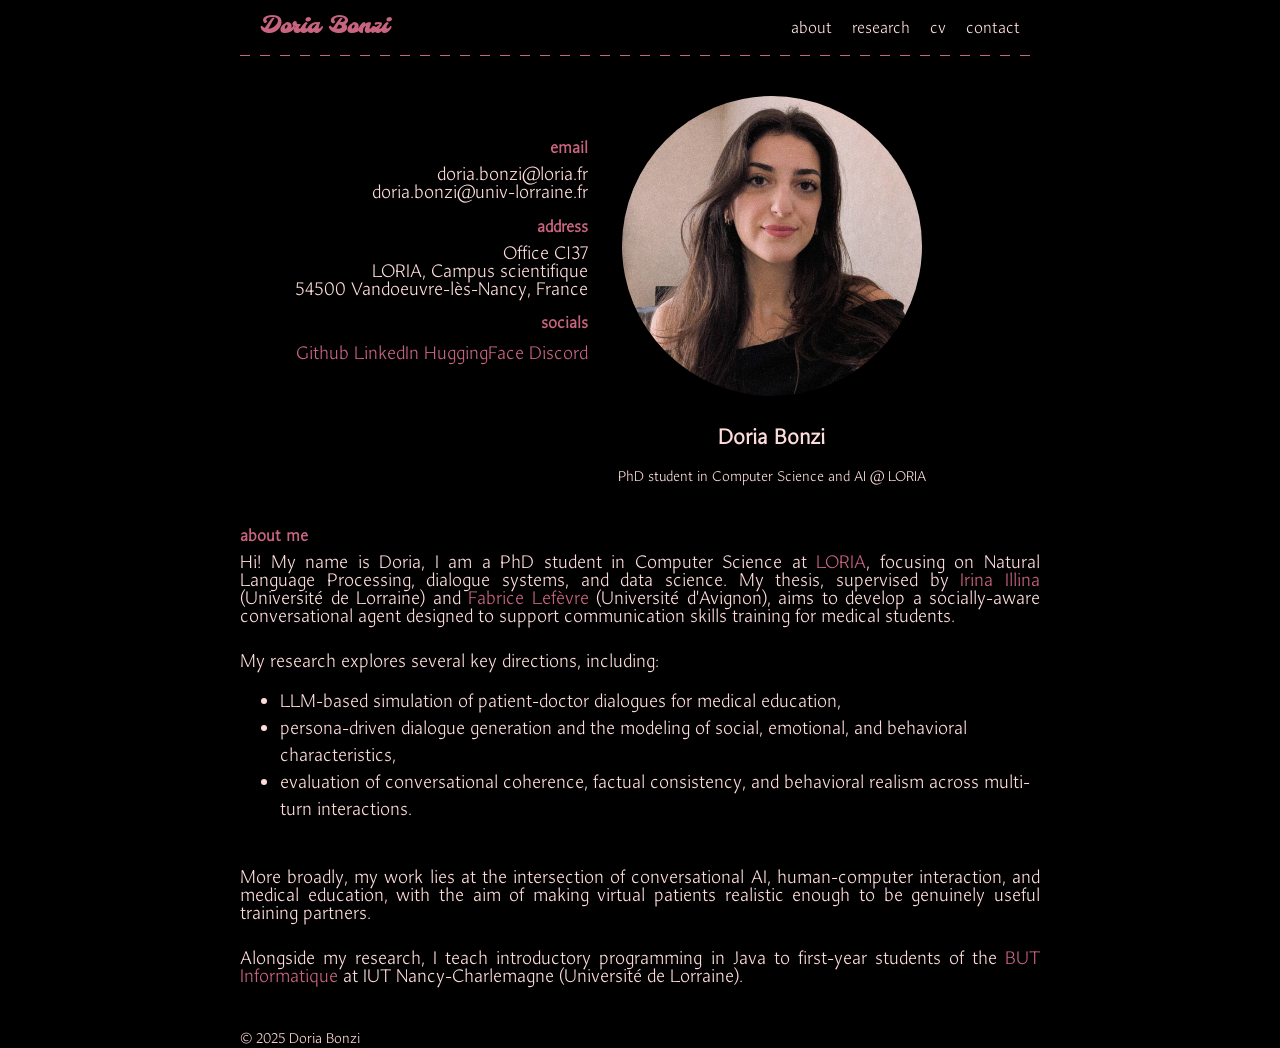
<file: index.html>
<!DOCTYPE html>
<html lang="en">
<head>
    <meta charset="UTF-8">
    <meta name="viewport" content="width=device-width, initial-scale=1.0">
    <meta name="description" content="Personal webpage of Doria Bonzi">
    <link rel="icon" href="images/favicon.png">
    <link rel="stylesheet" href="style.css"/>
    <link rel="stylesheet" href="https://cdnjs.cloudflare.com/ajax/libs/font-awesome/6.5.0/css/all.min.css">
    <title>Doria's webpage</title>
</head>

<body>
    <div class="wrapper">
    <header class="header">
        <div class="left-header">
            <div class="title"><h1>Doria Bonzi</h1></div>
        </div>

        <nav>
            <a href="index.html" class="menu">About</a>
            <a href="research.html" class="menu">Research</a>
            <a href="cv.html" class="menu">CV</a>
            <a href="contact.html" class="menu">Contact</a>
        </nav>
        
    </header>
    <div class="header-bar"></div>

    <main>
        <section id="about">
            <div class="content">
                <div class="text-side">
                    <h2>email</h2>
                    <p>doria.bonzi@loria.fr</p>
                    <p>doria.bonzi@univ-lorraine.fr</p>

                    <h2>address</h2>
                    <p>Office C137</p>
                    <p>LORIA, Campus scientifique</p>
                    <p>54500 Vandoeuvre-lès-Nancy, France</p>

                    <h2>socials</h2>
                    <a href="https://github.com/bonzid/" target="_blank">Github</a> 
                    <a href="https://www.linkedin.com/in/doria-bonzi/" target="_blank">LinkedIn</a> 
                    <a href="https://huggingface.co/doriab" target="_blank">HuggingFace</a> 
                    <a href="https://discordapp.com/users/1348963133804249088" target="_blank">Discord</a>
                </div>

                <div class="image-wrapper">
                    <div class="image-side">
                        <img src="images/me.jpg" alt="me">
                    </div>
                    <div class="image-caption">
                        <h1>Doria Bonzi</h1>
                        <p>PhD student in Computer Science and AI @ LORIA</p>
                    </div>
                </div>
            </div>

            <div class=aboutme><h2>About me</h2>
            <p>Hi! My name is Doria, I am a PhD student in Computer Science at <a href="https://www.loria.fr/en/">LORIA</a>, focusing on Natural Language Processing, dialogue systems, and data science. My thesis, supervised by <a href="https://members.loria.fr/IIllina/cv/">Irina Illina</a> (Université de Lorraine) and <a href="https://univ-avignon.fr/enseignant-chercheur/fabrice-lefevre/">Fabrice Lefèvre</a> (Université d'Avignon), aims to develop a socially-aware conversational agent designed to support communication skills training for medical students.</p><br>

            <p>My research explores several key directions, including:
                <ul>
                    <li>LLM-based simulation of patient-doctor dialogues for medical education,</li>
                    <li>persona-driven dialogue generation and the modeling of social, emotional, and behavioral characteristics,</li>
                    <li>evaluation of conversational coherence, factual consistency, and behavioral realism across multi-turn interactions.</li>
                </ul>
            </p><br>

            <p>
                More broadly, my work lies at the intersection of conversational AI, human-computer interaction, and medical education, with the aim of making virtual patients realistic enough to be genuinely useful training partners.
            </p><br>
            <p>
                Alongside my research, I teach introductory programming in Java to first-year students of the <a href="https://iut-charlemagne.univ-lorraine.fr/informatique/but-informatique/">BUT Informatique</a> at IUT Nancy-Charlemagne (Université de Lorraine).
            </p>
            <br></div>
    </section>

    </main>

    <footer class="footer">
        <p>© 2025 Doria Bonzi</p>
    </footer>


    </div>
</body>

<script src="scripts/script.js" defer></script>
</html>
</file>
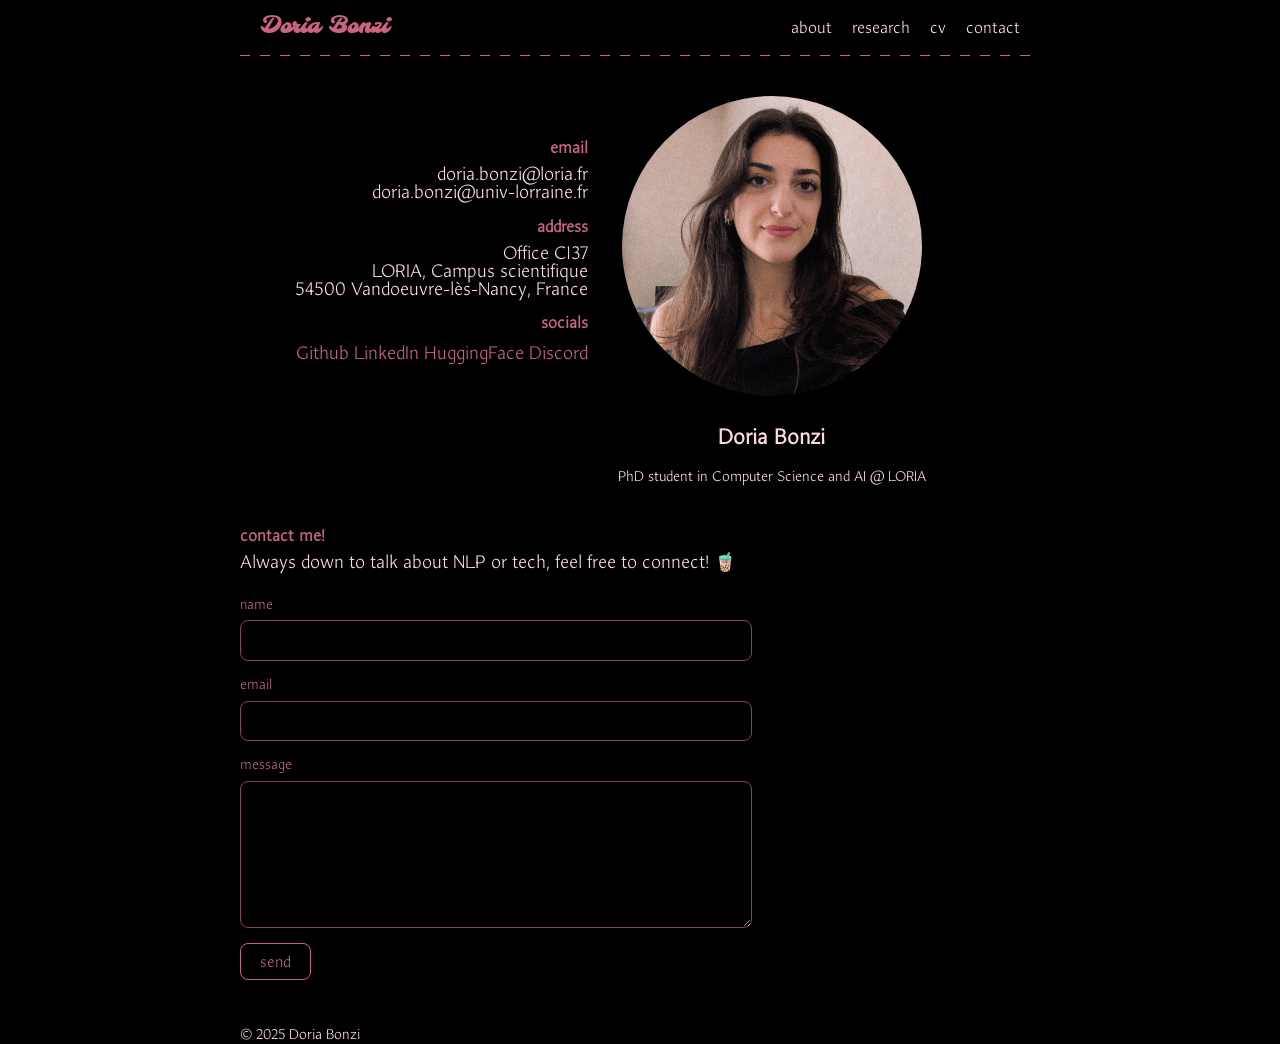
<file: contact.html>
<!DOCTYPE html>
<html lang="en">
<head>
    <meta charset="UTF-8">
    <meta name="viewport" content="width=device-width, initial-scale=1.0">
    <meta name="description" content="Personal webpage of Doria Bonzi">
    <link rel="icon" href="images/favicon.png">
    <link rel="stylesheet" href="style.css"/>
    <link rel="stylesheet" href="https://cdnjs.cloudflare.com/ajax/libs/font-awesome/6.5.0/css/all.min.css">
    <title>Doria's webpage</title>
</head>

<body>
    <div class="wrapper">
    <header class="header">
        <div class="left-header">
            <div class="title"><h1>Doria Bonzi</h1></div>
        </div>

        <nav>
            <a href="index.html" class="menu">About</a>
            <a href="research.html" class="menu">Research</a>
            <a href="cv.html" class="menu">CV</a>
            <a href="contact.html" class="menu">Contact</a>
        </nav>
        
    </header>
    <div class="header-bar"></div>

    <main>
        <section id="about">
            <div class="content">
                <div class="text-side">
                    <h2>email</h2>
                    <p>doria.bonzi@loria.fr</p>
                    <p>doria.bonzi@univ-lorraine.fr</p>

                    <h2>address</h2>
                    <p>Office C137</p>
                    <p>LORIA, Campus scientifique</p>
                    <p>54500 Vandoeuvre-lès-Nancy, France</p>

                    <h2>socials</h2>
                    <a href="https://github.com/bonzid/" target="_blank">Github</a> 
                    <a href="https://www.linkedin.com/in/doria-bonzi/" target="_blank">LinkedIn</a> 
                    <a href="https://huggingface.co/doriab" target="_blank">HuggingFace</a> 
                    <a href="https://discordapp.com/users/1348963133804249088" target="_blank">Discord</a>
                </div>

                <div class="image-wrapper">
                    <div class="image-side">
                        <img src="images/me.jpg" alt="me">
                    </div>
                    <div class="image-caption">
                        <h1>Doria Bonzi</h1>
                        <p>PhD student in Computer Science and AI @ LORIA</p>
                    </div>
                </div>
            </div>

    
        <section id="contact">
            <h2>Contact me!</h2>
            <p>Always down to talk about NLP or tech, feel free to connect! 🧋</p>

            <form id="contact-form" class="contact-form"
                  action="https://formsubmit.app/f/g4pvhj5bdg" method="POST"
                  data-email="doria.bonzi@loria.fr">

                <input type="hidden" name="_subject" value="New message from your website">
                <input type="text" name="_gotcha" class="honey" tabindex="-1" autocomplete="off">

                <div class="form-field">
                    <label for="cf-name">Name</label>
                    <input type="text" id="cf-name" name="name" required autocomplete="name">
                </div>

                <div class="form-field">
                    <label for="cf-email">Email</label>
                    <input type="email" id="cf-email" name="email" required autocomplete="email">
                </div>

                <div class="form-field">
                    <label for="cf-message">Message</label>
                    <textarea id="cf-message" name="message" required></textarea>
                </div>

                <button type="submit">Send</button>
                <p id="form-status" class="form-status" aria-live="polite"></p>
            </form>
        </section>

    </main>

    <footer class="footer">
        <p>© 2025 Doria Bonzi</p>
    </footer>


    </div>
</body>

<script src="scripts/script.js" defer></script>
</html>
</file>
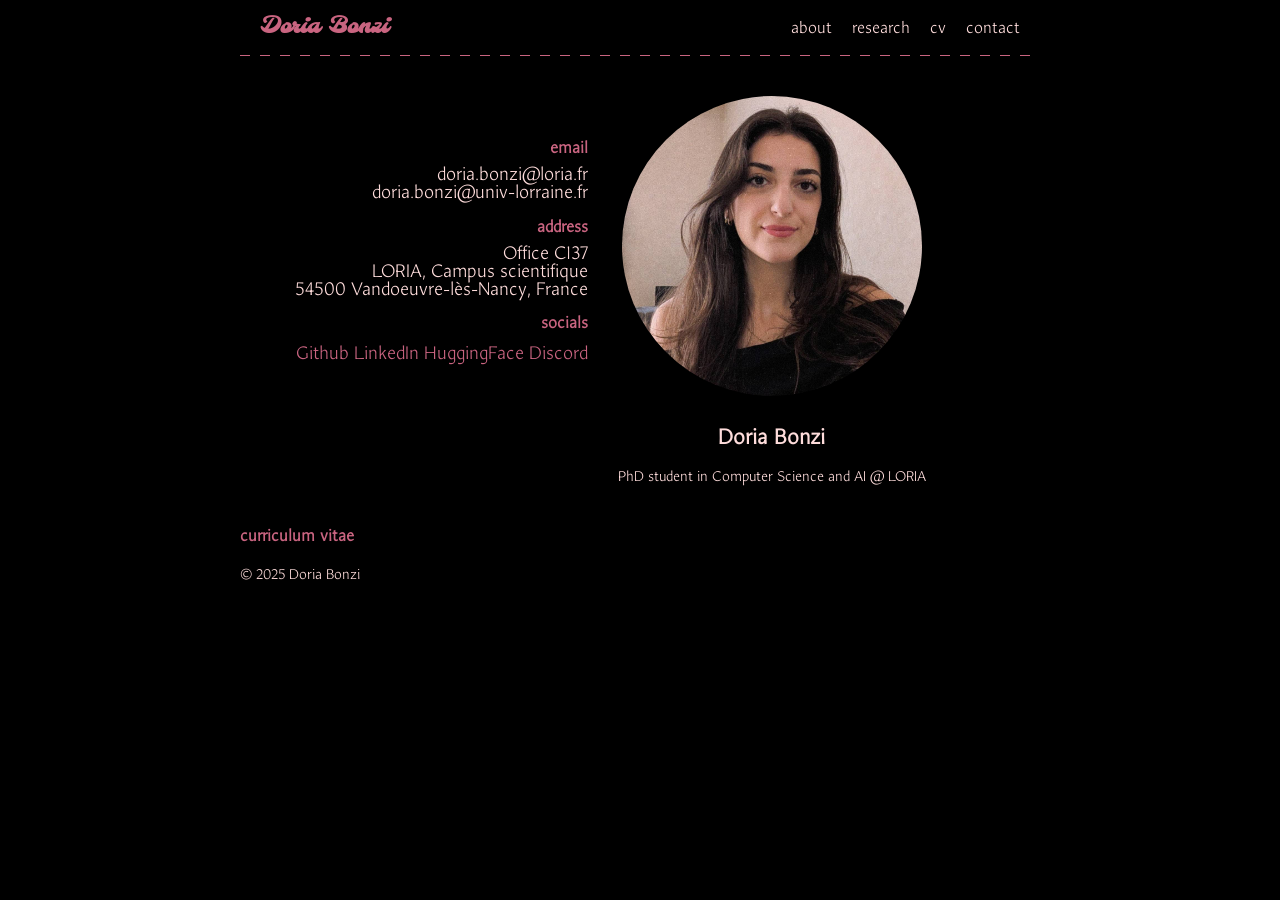
<file: cv.html>
<!DOCTYPE html>
<html lang="en">
<head>
    <meta charset="UTF-8">
    <meta name="viewport" content="width=device-width, initial-scale=1.0">
    <meta name="description" content="Personal webpage of Doria Bonzi">
    <link rel="icon" href="images/favicon.png">
    <link rel="stylesheet" href="style.css"/>
    <link rel="stylesheet" href="https://cdnjs.cloudflare.com/ajax/libs/font-awesome/6.5.0/css/all.min.css">
    <title>Doria's webpage</title>
</head>

<body>
    <div class="wrapper">
    <header class="header">
        <div class="left-header">
            <div class="title"><h1>Doria Bonzi</h1></div>
        </div>

        <nav>
            <a href="index.html" class="menu">About</a>
            <a href="research.html" class="menu">Research</a>
            <a href="cv.html" class="menu">CV</a>
            <a href="contact.html" class="menu">Contact</a>
        </nav>
        
    </header>
    <div class="header-bar"></div>

    <main>
        <section id="about">
            <div class="content">
                <div class="text-side">
                    <h2>email</h2>
                    <p>doria.bonzi@loria.fr</p>
                    <p>doria.bonzi@univ-lorraine.fr</p>

                    <h2>address</h2>
                    <p>Office C137</p>
                    <p>LORIA, Campus scientifique</p>
                    <p>54500 Vandoeuvre-lès-Nancy, France</p>

                    <h2>socials</h2>
                    <a href="https://github.com/bonzid/" target="_blank">Github</a> 
                    <a href="https://www.linkedin.com/in/doria-bonzi/" target="_blank">LinkedIn</a> 
                    <a href="https://huggingface.co/doriab" target="_blank">HuggingFace</a> 
                    <a href="https://discordapp.com/users/1348963133804249088" target="_blank">Discord</a>
                </div>

                <div class="image-wrapper">
                    <div class="image-side">
                        <img src="images/me.jpg" alt="me">
                    </div>
                    <div class="image-caption">
                        <h1>Doria Bonzi</h1>
                        <p>PhD student in Computer Science and AI @ LORIA</p>
                    </div>
                </div>
            </div>
        </section>

        <section id="cv">
            <h2>Curriculum Vitae</h2>
        </section>
    </main>

    <footer class="footer">
        <p>© 2025 Doria Bonzi</p>
    </footer>


    </div>
</body>

<script src="scripts/script.js" defer></script>
</html>
</file>
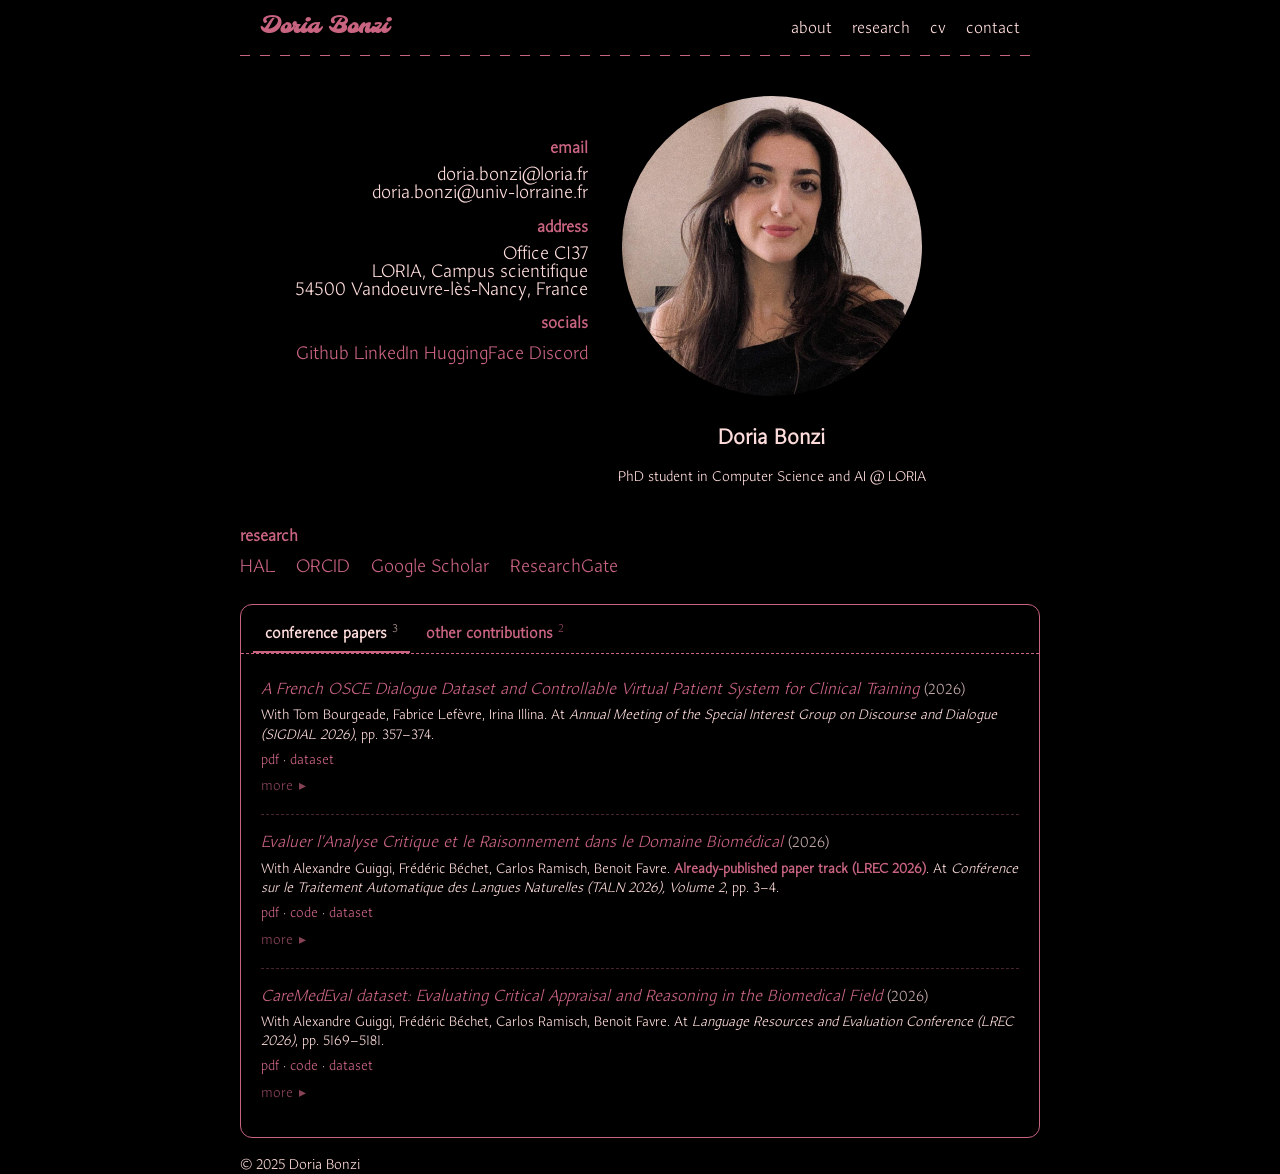
<file: research.html>
<!DOCTYPE html>
<html lang="en">
<head>
    <meta charset="UTF-8">
    <meta name="viewport" content="width=device-width, initial-scale=1.0">
    <meta name="description" content="Personal webpage of Doria Bonzi">
    <link rel="icon" href="images/favicon.png">
    <link rel="stylesheet" href="style.css"/>
    <link rel="stylesheet" href="https://cdnjs.cloudflare.com/ajax/libs/font-awesome/6.5.0/css/all.min.css">
    <title>Doria's webpage</title>
</head>

<body>
    <div class="wrapper">
    <header class="header">
        <div class="left-header">
            <div class="title"><h1>Doria Bonzi</h1></div>
        </div>

        <nav>
            <a href="index.html" class="menu">About</a>
            <a href="research.html" class="menu">Research</a>
            <a href="cv.html" class="menu">CV</a>
            <a href="contact.html" class="menu">Contact</a>
        </nav>
        
    </header>
    <div class="header-bar"></div>

    <main>
        <section id="about">
            <div class="content">
                <div class="text-side">
                    <h2>email</h2>
                    <p>doria.bonzi@loria.fr</p>
                    <p>doria.bonzi@univ-lorraine.fr</p>

                    <h2>address</h2>
                    <p>Office C137</p>
                    <p>LORIA, Campus scientifique</p>
                    <p>54500 Vandoeuvre-lès-Nancy, France</p>

                    <h2>socials</h2>
                    <a href="https://github.com/bonzid/" target="_blank">Github</a> 
                    <a href="https://www.linkedin.com/in/doria-bonzi/" target="_blank">LinkedIn</a> 
                    <a href="https://huggingface.co/doriab" target="_blank">HuggingFace</a> 
                    <a href="https://discordapp.com/users/1348963133804249088" target="_blank">Discord</a>
                </div>

                <div class="image-wrapper">
                    <div class="image-side">
                        <img src="images/me.jpg" alt="me">
                    </div>
                    <div class="image-caption">
                        <h1>Doria Bonzi</h1>
                        <p>PhD student in Computer Science and AI @ LORIA</p>
                    </div>
                </div>
            </div>
    </section>

        <section id="research">
            <h2>Research</h2>
                    <div class="social-links">
                    <a href="https://hal.science/search/index/?q=*&authIdPerson_i=1599814" target="_blank">HAL    </a> 
                    <a href="https://orcid.org/0009-0008-2648-3967" target="_blank">ORCID   </a> 
                    <a href="https://scholar.google.fr/citations?user=GoxgD5oAAAAJ&hl=fr" target="_blank">Google Scholar   </a> 
                    <a href="https://www.researchgate.net/profile/Doria-Bonzi" target="_blank">ResearchGate   </a>
                </div>

            <div id="papers-tabs">
                <div class="tabs" id="tabs"></div>
                <div class="tab-content" id="tab-content"></div>
            </div>
        </section>


    </main>


    <footer class="footer">
        <p>© 2025 Doria Bonzi</p>
    </footer>


    </div>
</body>

<script src="scripts/script.js" defer></script>
</html>
</file>
<file: style.css>
@font-face {
  font-family: 'Molle';
  src: url('fonts/Molle/Molle-Italic.ttf') format('truetype');
  font-style: italic;
}

@font-face {
  font-family: 'Amarna';
  src: url('fonts/Amarna/static/Amarna-Light.ttf') format('truetype');
}


:root {
    --primary-color: #fedcdb;
    --secondary-color: #C96480;
    --third-color: #000000;
    --fourth-color: #874356;

    --font-title: 'Molle', cursive;
    --font-body: 'Amarna', serif;

    --font-size: 18px;
    --line-height: 1.5;
}


.wrapper {
  margin: 0 auto;
  padding: 0;
    width: 50rem;
  max-width: 100%;
}

header, footer, main {
  width: 100%;
}


.header {
    display: flex;
    justify-content: space-between;
    align-items: center;
    width: 100%;
    height: 55px;
    padding: 0 20px;
    box-sizing: border-box;
}

.header-bar {
    width: 100%;
    height:0.8px;
    background: repeating-linear-gradient(
      to right,
      var(--secondary-color) 0 10px,
      transparent 10px 20px
    );
}

.left-header {
    display: flex;
    align-items: center;
    gap: 20px; 
}


.title h1 {
    margin: 0;
    padding:0;
    font-size: 22px;
    font-family: var(--font-title);
    color: var(--secondary-color);
}

nav {
    display: flex;
    gap:20px;
}

.menu {
    margin: 0;
    cursor: pointer;
    color: var(--primary-color);
    font-family: var(--font-body);
    font-size: 16px;
    text-transform: lowercase;
    transition: color 0.4s ease;
}

.menu:hover {
    color: var(--secondary-color);
}


body {
    margin: 0;
    padding: 0;
    font-family: var(--font-body);
    font-size: var(--font-size);
    line-height: var(--line-height);
    text-align:left;
    background-color: var(--third-color);
    color: var(--primary-color);
    display: flex;
    flex-direction: column;
    min-height: 100vh;
}

main {
    flex: 1;
}

.content {
    display: flex;
    align-items: center;
    justify-content: center;
    margin: 40px auto;
    gap: 30px;
}

.text-side {
    flex: none;     
    text-align: right;
    justify-content: center;
    flex-direction: column;
    margin-bottom: 90px;
    max-width: 800px;  
}

.image-wrapper {
    display: flex;
    flex-direction: column;
    align-items: center;
    max-width: 800px;  
}

.image-side {
    width: 300px;
    height: 300px;
    border-radius: 50%;
    overflow: hidden;
    margin-right: 60px;
}

.image-side img {
    width: 100%;
    height: 100%;
    object-fit: cover;
    display: block;
}

.image-caption {
    text-align: center;
    font-size: 14px;
    color: var(--primary-color);
    margin-top: 8px;
    font-family: var(--font-body);
    margin-right: 60px;
}

h2 {
    font-family: var(--font-body);
    text-transform: lowercase;
    font-weight: bold;
    font-size: 16px;
    color: var(--secondary-color);
    margin-bottom: 5px;
}

p{
    margin:0;
    line-height: 1;
    font-weight: normal;
}

.aboutme p {
  text-align:justify;
}

a {
    color: var(--secondary-color);
    text-decoration:none;
    color: var(--secondary-color);
    transition: color 0.4s ease;
}

a:hover {
    color: var(--primary-color);
}

.footer {
  display: center;
  align-items: center;
  font-size: 14px;
  margin-top: 20px;
}

.social-links a {
  margin-right: 1rem;
}

.social-links a:last-child {
  margin-right: 0;
}


#papers-tabs {
  margin-top: 1.5rem;
  border: 1px solid var(--secondary-color);
  border-radius: 12px;
  overflow: hidden;
}

.tabs {
  display: flex;
  flex-wrap: wrap;
  gap: 0.25rem;
  padding: 0.5rem 0.75rem 0;
  border-bottom: 1px dashed var(--secondary-color);
}

.tab-button {
  background: none;
  border: none;
  border-bottom: 2px solid transparent;
  padding: 0.5rem 0.75rem;
  cursor: pointer;
  font-family: var(--font-body);
  font-size: 0.95rem;
  font-weight: bold;
  text-transform: lowercase;
  color: var(--secondary-color);
  transition: color 0.3s ease, border-color 0.3s ease;
}

.tab-button:hover {
  color: var(--primary-color);
}

.tab-button.active {
  color: var(--primary-color);
  border-bottom-color: var(--secondary-color);
}

.tab-count {
  font-size: 0.7rem;
  font-weight: normal;
  opacity: 0.7;
  vertical-align: super;
}

.tab-content {
  padding: 0.5rem 1.25rem 1rem;
}

.paper {
  padding: 1rem 0;
  border-bottom: 1px dashed rgba(201, 100, 128, 0.35);
}

.paper:last-child {
  border-bottom: none;
}

.paper-title {
  font-size: 1rem;
  line-height: 1.4;
}

.paper-title em {
  font-style: italic;
}

.paper-year {
  color: var(--primary-color);
  opacity: 0.8;
  font-size: 0.9rem;
}

.paper-meta {
  margin-top: 0.3rem;
  font-size: 0.85rem;
  line-height: 1.45;
  color: var(--primary-color);
}

.paper-meta strong {
  color: var(--secondary-color);
}

.paper-meta code,
.citation-block {
  font-family: ui-monospace, SFMono-Regular, Menlo, Consolas, monospace;
}

.paper-meta code {
  font-size: 0.8rem;
}

.paper-links {
  margin-top: 0.3rem;
  font-size: 0.85rem;
  text-transform: lowercase;
}

.dropdown-btn {
  background: none;
  border: none;
  color: var(--fourth-color);
  font-family: var(--font-body);
  font-size: 0.85rem;
  cursor: pointer;
  display: inline-flex;
  align-items: center;
  gap: 0.4rem;
  padding: 0.4rem 0 0;
  transition: color 0.3s ease;
}

.dropdown-btn:hover,
.dropdown-btn.open {
  color: var(--secondary-color);
}

.dropdown-btn .arrow {
  display: inline-block;
  transition: transform 0.2s ease;
}

.dropdown-btn.open .arrow {
  transform: rotate(90deg);
}

.details {
  display: none;
  margin: 0.5rem 0 0 0.75rem;
  padding-left: 0.75rem;
  border-left: 1px solid var(--fourth-color);
  font-size: 0.85rem;
}

.details.open {
  display: block;
}

.details-label {
  margin: 0.6rem 0 0.3rem;
  font-weight: bold;
  color: var(--secondary-color);
  line-height: 1.3;
}

.abstract {
  margin: 0;
  text-align: justify;
  line-height: 1.45;
}

.cite-switch {
  display: flex;
  gap: 0.5rem;
  align-items: center;
}

.cite-btn,
.copy-btn {
  background: none;
  border: 1px solid var(--fourth-color);
  border-radius: 6px;
  padding: 0.15rem 0.5rem;
  cursor: pointer;
  font-family: var(--font-body);
  font-size: 0.75rem;
  color: var(--secondary-color);
  transition: color 0.3s ease, border-color 0.3s ease;
}

.cite-btn.active,
.cite-btn:hover,
.copy-btn:hover {
  color: var(--primary-color);
  border-color: var(--secondary-color);
}

.copy-btn {
  margin-left: auto;
}

.citation-block {
  display: none;
  margin: 0.5rem 0 0;
  padding: 0.6rem 0.75rem;
  font-size: 0.7rem;
  line-height: 1.4;
  white-space: pre-wrap;
  word-break: break-word;
  color: var(--primary-color);
  background: rgba(135, 67, 86, 0.15);
  border-radius: 8px;
}

.citation-block.shown {
  display: block;
}


.contact-form {
  display: flex;
  flex-direction: column;
  gap: 0.9rem;
  max-width: 32rem;
  margin-top: 1.5rem;
}

.form-field {
  display: flex;
  flex-direction: column;
  gap: 0.3rem;
}

.form-field label {
  font-size: 0.85rem;
  text-transform: lowercase;
  color: var(--secondary-color);
}

.contact-form input,
.contact-form textarea {
  font-family: var(--font-body);
  font-size: 0.95rem;
  color: var(--primary-color);
  background: transparent;
  border: 1px solid var(--fourth-color);
  border-radius: 8px;
  padding: 0.55rem 0.7rem;
  transition: border-color 0.3s ease;
}

.contact-form textarea {
  min-height: 8rem;
  resize: vertical;
}

.contact-form input:focus,
.contact-form textarea:focus {
  outline: none;
  border-color: var(--secondary-color);
}

.contact-form .honey {
  display: none;
}

.contact-form button[type=submit] {
  align-self: flex-start;
  background: none;
  border: 1px solid var(--secondary-color);
  border-radius: 8px;
  padding: 0.45rem 1.2rem;
  cursor: pointer;
  font-family: var(--font-body);
  font-size: 0.95rem;
  text-transform: lowercase;
  color: var(--secondary-color);
  transition: color 0.3s ease, background 0.3s ease;
}

.contact-form button[type=submit]:hover {
  background: var(--secondary-color);
  color: var(--third-color);
}

.contact-form button[type=submit]:disabled {
  opacity: 0.5;
  cursor: wait;
}

.form-status {
  font-size: 0.85rem;
  line-height: 1.3;
  min-height: 1em;
}

.form-status.ok {
  color: var(--primary-color);
}

.form-status.error {
  color: var(--secondary-color);
}
</file>
